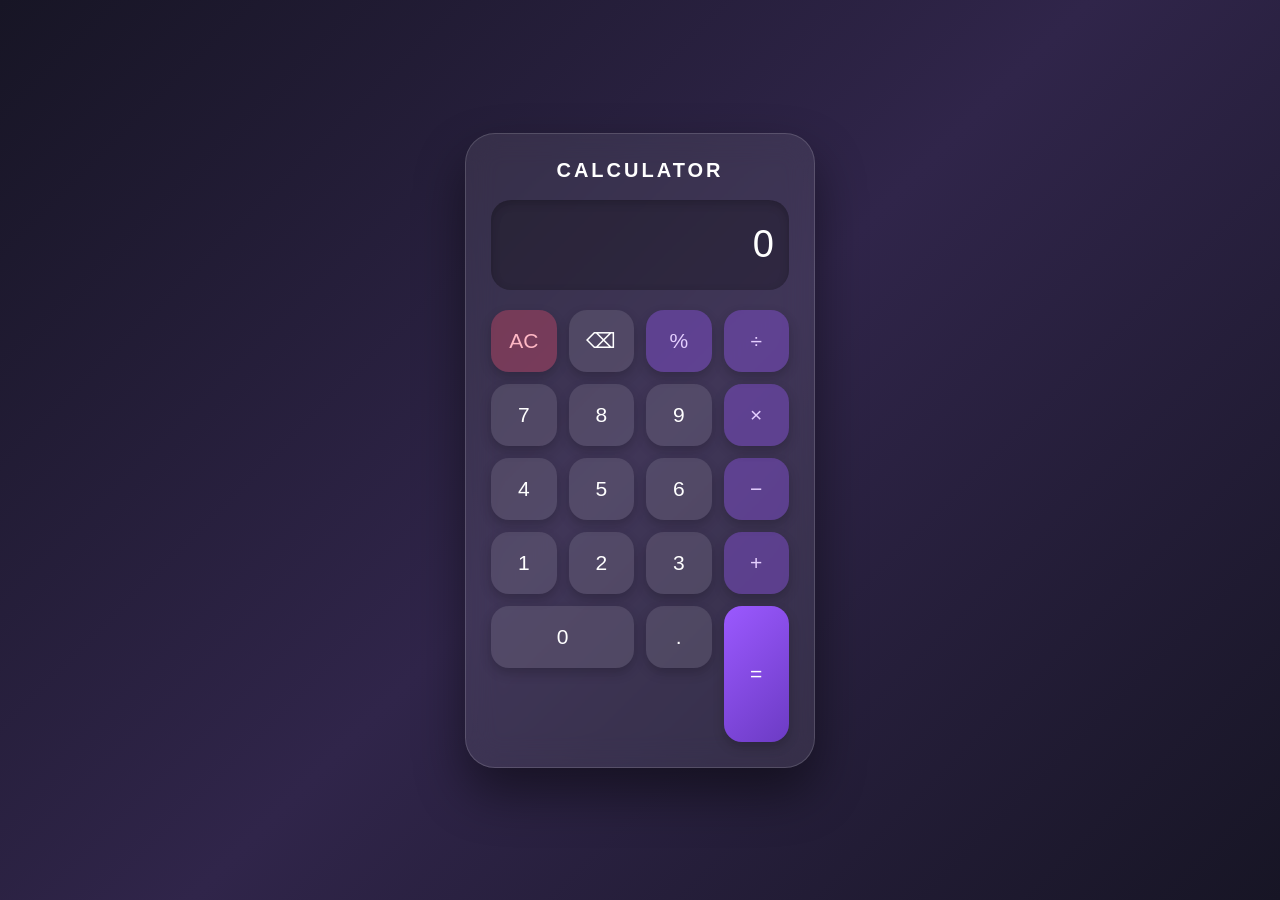
<file: index.html>
<!DOCTYPE html>
<html lang="en">
<head>
    <meta charset="UTF-8">
    <meta name="viewport" content="width=device-width, initial-scale=1.0">

    <title>Aesthetic Calculator</title>

    <link rel="stylesheet" href="style.css">
</head>

<body>

    <div class="calculator">

        <h2>CALCULATOR</h2>

        <input type="text" id="display" value="0" readonly>

        <div class="buttons">

            <button class="clear" onclick="clearDisplay()">AC</button>
            <button onclick="deleteLast()">⌫</button>
            <button class="operator" onclick="addToDisplay('%')">%</button>
            <button class="operator" onclick="addToDisplay('/')">÷</button>

            <button onclick="addToDisplay('7')">7</button>
            <button onclick="addToDisplay('8')">8</button>
            <button onclick="addToDisplay('9')">9</button>
            <button class="operator" onclick="addToDisplay('*')">×</button>

            <button onclick="addToDisplay('4')">4</button>
            <button onclick="addToDisplay('5')">5</button>
            <button onclick="addToDisplay('6')">6</button>
            <button class="operator" onclick="addToDisplay('-')">−</button>

            <button onclick="addToDisplay('1')">1</button>
            <button onclick="addToDisplay('2')">2</button>
            <button onclick="addToDisplay('3')">3</button>
            <button class="operator" onclick="addToDisplay('+')">+</button>

            <button class="zero" onclick="addToDisplay('0')">0</button>
            <button onclick="addToDisplay('.')">.</button>

            <button class="equal" onclick="calculate()">=</button>

        </div>

    </div>

    <script src="script.js"></script>

</body>
</html>
</file>
<file: style.css>
* {
    margin: 0;
    padding: 0;
    box-sizing: border-box;
    font-family: "Poppins", sans-serif;
}

body {
    min-height: 100vh;

    display: flex;
    justify-content: center;
    align-items: center;

    background: linear-gradient(
        135deg,
        #171525,
        #30254a,
        #171525
    );
}

/* Calculator Box */

.calculator {
    width: 350px;
    padding: 25px;

    border-radius: 30px;

    background: rgba(255, 255, 255, 0.08);

    border: 1px solid rgba(255, 255, 255, 0.15);

    box-shadow: 0 25px 50px rgba(0, 0, 0, 0.45);

    backdrop-filter: blur(15px);
}

/* Heading */

h2 {
    text-align: center;

    color: white;

    font-size: 20px;

    margin-bottom: 18px;

    letter-spacing: 3px;
}

/* Display */

#display {
    width: 100%;
    height: 90px;

    border: none;
    outline: none;

    border-radius: 20px;

    margin-bottom: 20px;

    padding: 15px;

    text-align: right;

    font-size: 38px;

    color: white;

    background: rgba(0, 0, 0, 0.25);

    box-shadow: inset 0 3px 10px rgba(0, 0, 0, 0.2);
}

/* Buttons Grid */

.buttons {
    display: grid;

    grid-template-columns: repeat(4, 1fr);

    gap: 12px;
}

/* All Buttons */

button {
    height: 62px;

    border: none;

    border-radius: 18px;

    font-size: 21px;

    color: white;

    cursor: pointer;

    background: rgba(255, 255, 255, 0.1);

    box-shadow: 0 5px 12px rgba(0, 0, 0, 0.2);

    transition: 0.2s ease;
}

/* Hover Effect */

button:hover {
    transform: translateY(-3px);

    background: rgba(255, 255, 255, 0.18);
}

/* Click Effect */

button:active {
    transform: scale(0.94);
}

/* Operators */

.operator {
    background: rgba(155, 89, 255, 0.35);

    color: #e5cfff;
}

.operator:hover {
    background: rgba(155, 89, 255, 0.55);
}

/* Clear Button */

.clear {
    background: rgba(255, 80, 110, 0.3);

    color: #ffb8c5;
}

/* Equal Button */

.equal {
    grid-row: span 2;

    height: 136px;

    background: linear-gradient(
        135deg,
        #9b59ff,
        #6c3bc4
    );

    color: white;
}

.equal:hover {
    background: linear-gradient(
        135deg,
        #aa70ff,
        #7948d4
    );
}

/* Zero Button */

.zero {
    grid-column: span 2;
}

/* Mobile Responsive */

@media (max-width: 400px) {

    .calculator {
        width: 90%;

        padding: 20px;
    }

    button {
        height: 58px;
    }
}
</file>
<file: calculator.css>
* {
    margin: 0;
    padding: 0;
    box-sizing: border-box;
    font-family: "Poppins", sans-serif;
}

body {
    min-height: 100vh;

    display: flex;
    justify-content: center;
    align-items: center;

    background: linear-gradient(
        135deg,
        #171525,
        #30254a,
        #171525
    );
}

/* Calculator Box */

.calculator {
    width: 350px;
    padding: 25px;

    border-radius: 30px;

    background: rgba(255, 255, 255, 0.08);

    border: 1px solid rgba(255, 255, 255, 0.15);

    box-shadow: 0 25px 50px rgba(0, 0, 0, 0.45);

    backdrop-filter: blur(15px);
}

/* Heading */

h2 {
    text-align: center;

    color: white;

    font-size: 20px;

    margin-bottom: 18px;

    letter-spacing: 3px;
}

/* Display */

#display {
    width: 100%;
    height: 90px;

    border: none;
    outline: none;

    border-radius: 20px;

    margin-bottom: 20px;

    padding: 15px;

    text-align: right;

    font-size: 38px;

    color: white;

    background: rgba(0, 0, 0, 0.25);

    box-shadow: inset 0 3px 10px rgba(0, 0, 0, 0.2);
}

/* Buttons Grid */

.buttons {
    display: grid;

    grid-template-columns: repeat(4, 1fr);

    gap: 12px;
}

/* All Buttons */

button {
    height: 62px;

    border: none;

    border-radius: 18px;

    font-size: 21px;

    color: white;

    cursor: pointer;

    background: rgba(255, 255, 255, 0.1);

    box-shadow: 0 5px 12px rgba(0, 0, 0, 0.2);

    transition: 0.2s ease;
}

/* Hover Effect */

button:hover {
    transform: translateY(-3px);

    background: rgba(255, 255, 255, 0.18);
}

/* Click Effect */

button:active {
    transform: scale(0.94);
}

/* Operators */

.operator {
    background: rgba(155, 89, 255, 0.35);

    color: #e5cfff;
}

.operator:hover {
    background: rgba(155, 89, 255, 0.55);
}

/* Clear Button */

.clear {
    background: rgba(255, 80, 110, 0.3);

    color: #ffb8c5;
}

/* Equal Button */

.equal {
    grid-row: span 2;

    height: 136px;

    background: linear-gradient(
        135deg,
        #9b59ff,
        #6c3bc4
    );

    color: white;
}

.equal:hover {
    background: linear-gradient(
        135deg,
        #aa70ff,
        #7948d4
    );
}

/* Zero Button */

.zero {
    grid-column: span 2;
}

/* Mobile Responsive */

@media (max-width: 400px) {

    .calculator {
        width: 90%;

        padding: 20px;
    }

    button {
        height: 58px;
    }
}
</file>
